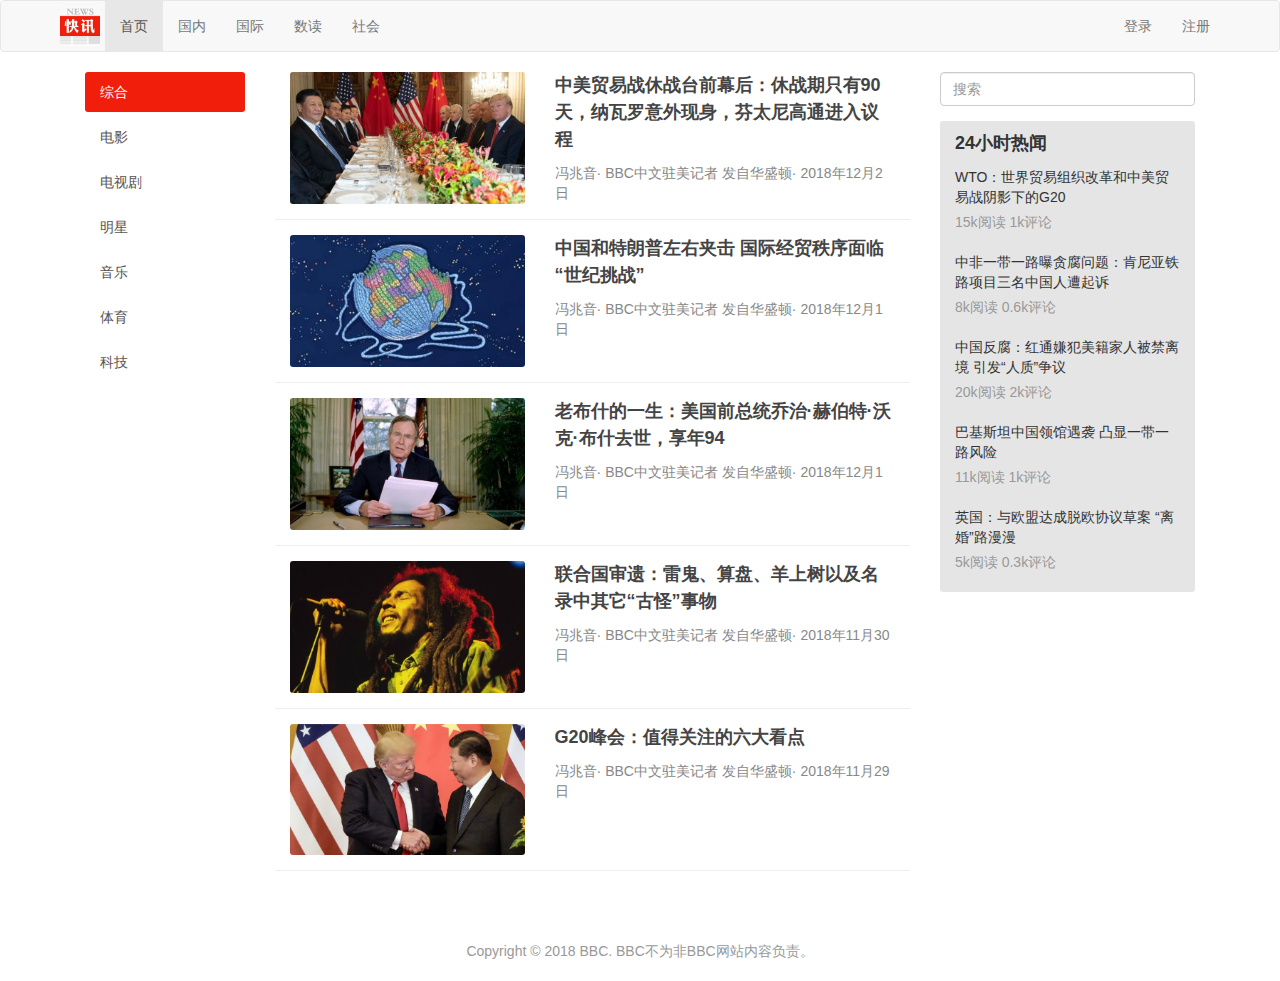
<file: index.html>
﻿<!DOCTYPE html>
<html>
<head>
    <meta charset="utf-8" />
    <meta name="viewport" content="width=device-width, initial-scale=1.0">
    <link href="https://maxcdn.bootstrapcdn.com/bootstrap/3.3.7/css/bootstrap.min.css" rel="stylesheet">
    <link href="css/main.css" rel="stylesheet">
    <title></title>
</head>
<body>
    <div class="navbar navbar-default">
        <div class="container">
            <div class="navbar-header">
                <a href="index.html" class="navbar-brand"></a>
            </div>
            <label id="toggle-label" class="visible-xs-inline-block" for="toggle-checkbox">MENU</label>
            <input class="hidden" id="toggle-checkbox" type="checkbox" />
            <div class="hidden-xs">
                <ul class="nav navbar-nav">
                    <li class="active"><a href="index.html">首页</a></li>
                    <li><a href="#">国内</a></li>
                    <li><a href="#">国际</a></li>
                    <li><a href="#">数读</a></li>
                    <li><a href="#">社会</a></li>
                </ul>
                <ul class="nav navbar-nav navbar-right">
                    <li><a href="login.html">登录</a></li>
                    <li><a href="signup.html">注册</a></li>
                </ul>
            </div>
        </div>
    </div>
    <div class="container">
        <div class="col-sm-2">
            <div class="hidden-xs list-group side-bar">
                <a href="#" class="list-group-item active">综合</a>
                <a href="#" class="list-group-item">电影</a>
                <a href="#" class="list-group-item">电视剧</a>
                <a href="#" class="list-group-item">明星</a>
                <a href="#" class="list-group-item">音乐</a>
                <a href="#" class="list-group-item">体育</a>
                <a href="#" class="list-group-item">科技</a>
            </div>
        </div>
        <div class="col-sm-7">
            <div class="news-list">
                <div class="news-list-item clearfix">
                    <div class="col-xs-5">
                        <img src="img/news1.jpg" />
                    </div>
                    <div class="col-xs-7">
                        <a href="news.html" class="title">中美贸易战休战台前幕后：休战期只有90天，纳瓦罗意外现身，芬太尼高通进入议程</a>
                        <div class="info">
                            <span>冯兆音</span>·
                            <span>BBC中文驻美记者 发自华盛顿</span>·
                            <span>2018年12月2日</span>
                        </div>
                    </div>
                </div>

                <div class="news-list-item clearfix">
                    <div class="col-xs-5">
                        <img src="img/news2.jpg" />
                    </div>
                    <div class="col-xs-7">
                        <a href="#" class="title">中国和特朗普左右夹击 国际经贸秩序面临“世纪挑战”</a>
                        <div class="info">
                            <span>冯兆音</span>·
                            <span>BBC中文驻美记者 发自华盛顿</span>·
                            <span>2018年12月1日</span>
                        </div>
                    </div>
                </div>

                <div class="news-list-item clearfix">
                    <div class="col-xs-5">
                        <img src="img/news3.jpg" />
                    </div>
                    <div class="col-xs-7">
                        <a href="#" class="title">老布什的一生：美国前总统乔治·赫伯特·沃克·布什去世，享年94</a>
                        <div class="info">
                            <span>冯兆音</span>·
                            <span>BBC中文驻美记者 发自华盛顿</span>·
                            <span>2018年12月1日</span>
                        </div>
                    </div>
                </div>

                <div class="news-list-item clearfix">
                    <div class="col-xs-5">
                        <img src="img/news4.jpg" />
                    </div>
                    <div class="col-xs-7">
                        <a href="#" class="title">联合国审遗：雷鬼、算盘、羊上树以及名录中其它“古怪”事物</a>
                        <div class="info">
                            <span>冯兆音</span>·
                            <span>BBC中文驻美记者 发自华盛顿</span>·
                            <span>2018年11月30日</span>
                        </div>
                    </div>
                </div>

                <div class="news-list-item clearfix">
                    <div class="col-xs-5">
                        <img src="img/news5.jpg" />
                    </div>
                    <div class="col-xs-7">
                        <a href="#" class="title">G20峰会：值得关注的六大看点</a>
                        <div class="info">
                            <span>冯兆音</span>·
                            <span>BBC中文驻美记者 发自华盛顿</span>·
                            <span>2018年11月29日</span>
                        </div>
                    </div>
                </div>
            </div>
        </div>
        <div class="col-sm-3">
            <div class="search-bar">
                <input type="search" class="form-control" placeholder="搜索"/>
            </div>
            <div class="side-bar-card clearfix">
                <div class="card-title">24小时热闻</div>
                <div class="card-body">
                    <div class="list">
                        <div class="item">
                            <div class="title">WTO：世界贸易组织改革和中美贸易战阴影下的G20</div>
                            <div class="desc">15k阅读 1k评论</div>
                        </div>
                        <div class="item">
                            <div class="title">中非一带一路曝贪腐问题：肯尼亚铁路项目三名中国人遭起诉</div>
                            <div class="desc">8k阅读 0.6k评论</div>
                        </div>
                        <div class="item">
                            <div class="title">中国反腐：红通嫌犯美籍家人被禁离境 引发“人质”争议</div>
                            <div class="desc">20k阅读 2k评论</div>
                        </div>
                        <div class="item">
                            <div class="title">巴基斯坦中国领馆遇袭 凸显一带一路风险</div>
                            <div class="desc">11k阅读 1k评论</div>
                        </div>
                        <div class="item">
                            <div class="title">英国：与欧盟达成脱欧协议草案 “离婚”路漫漫</div>
                            <div class="desc">5k阅读 0.3k评论</div>
                        </div>
                    </div>
                </div>
            </div>
        </div>
    </div>
    <div class="footer">
        Copyright © 2018 BBC. BBC不为非BBC网站内容负责。
    </div>
</body>
</html>
</file>
<file: css/main.css>
﻿img{
    display:block;
    max-width:100%;
}

a:hover{
    text-decoration:none;
}

.navbar-brand {
    background-image: url(../img/news.jpg);
    width:50px;
    background-size:80%;
    background-repeat:no-repeat;
    background-position:center center;
}

img, 
.side-bar .list-group-item, 
.side-bar-card{
    border-radius:3px;
}
.side-bar .list-group-item{
    border:0;
    margin-bottom:5px;
}


.side-bar .list-group-item.active {
    background-color: #f11e0b;
}

.news-list-item{
    padding-top:15px;
    padding-bottom:15px;
    border-bottom:1px solid #eee;
}

.news-list-item:first-child{
    padding-top:0;
}

.news-list-item .title {
    display: block;
    color: #444;
    font-size: 18px;
    font-weight: bold;
    margin-bottom: 10px;
    line-height: 1.5;
}

.news-list-item .title:hover {
    color: #337ab7;
    }

.news-list-item .info{
    color:#888;
}

.side-bar-card{
    background: rgba(0, 0, 0, 0.10);
    margin-top:15px;
    padding:10px 0;
}

.side-bar-card .card-title,
.side-bar-card .card-body .list .item{
    padding:10px 15px;
}

.side-bar-card .card-title{
    font-size:18px;
    font-weight:bold;
    padding:0 15px;
}

.side-bar-card .card-body .list .item:hover{
    background: rgba(0, 0, 0, 0.05);
}

.card-body .list .item .title{
    padding-bottom:5px;
}

.card-body .list .item .desc {
    color:#999;
}

.news-title{
    line-height:1.5;
}

.news-status{
    color:#999;
}

.news-status .label{
    opacity:.5;
}

.news-content{
    margin-top:20px;
    font-size:15px;
    line-height:1.5;
}

.news-content img{
    margin-top:10px;
    margin-bottom:10px;
}

.no-padding-h{
    padding-left:0;
    padding-right:0;
}

.footer{
    margin-top:50px;
    padding:20px 0;
    text-align:center;
    color:#999;
}

.container-small{
    max-width:500px;
}

.btn-primary {
    background-color: #f11e0b;
    border-color: #f11e0b;
}

.btn-primary:hover{
    background-color:#d01b0b;
    border-color:#d01b0b;
}

#toggle-checkbox:checked ~ div{
    display:block !important;
}

#toggle-label{
    display:inline-block;
    position:absolute;
    right:5px;
    top:10px;
    font-size:16px;
    font-weight:normal;
    color:#666;
    display:none;
}

#toggle-label:hover{
    color:#333;
}
</file>
